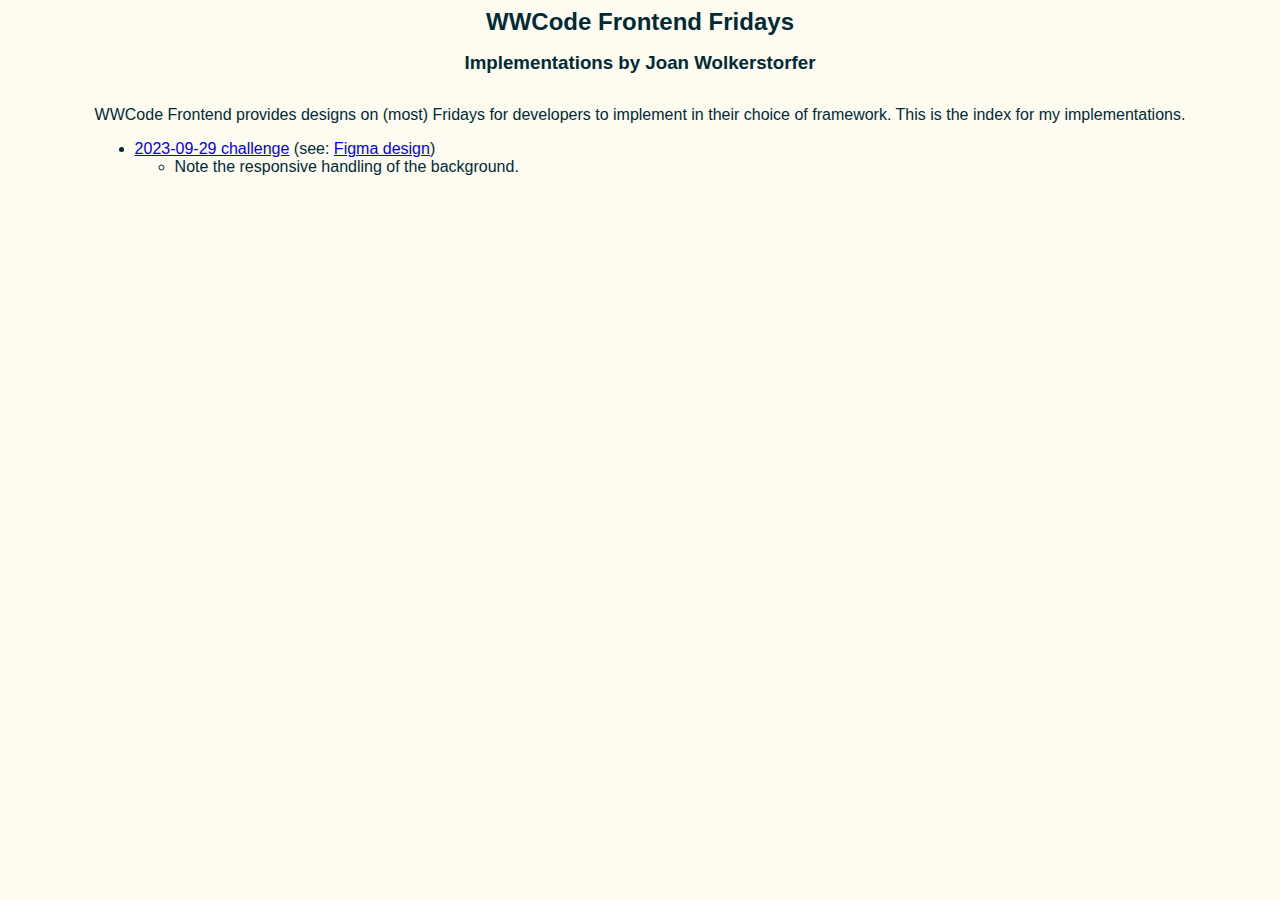
<file: index.html>
<!DOCTYPE html>
  <head>
    <meta name="viewport" content="width=device-width, initial-scale=1">
    <link href="styles.css" rel="stylesheet" />
  </head>
  <body>
    <h2>WWCode Frontend Fridays</h2>
    <h3>Implementations by Joan Wolkerstorfer</h3>
    <div>
      <p>WWCode Frontend provides designs on (most) Fridays for developers to implement in their choice of framework.
        This is the index for my implementations.
      </p>
      <ul>
        <li>
          <a href="2023-09-29/index.html">2023-09-29 challenge</a> 
          (see: <a href="https://www.figma.com/file/1a2GyzjaFycsXQqhSF1EfQ/Summary-Card?node-id=0%3A1&mode=dev">Figma design</a>)
          <ul>
            <li>
              Note the responsive handling of the background.
            </li>
          </ul>
        </li>
      </ul>
    </div>
  </body>
</html>
</file>
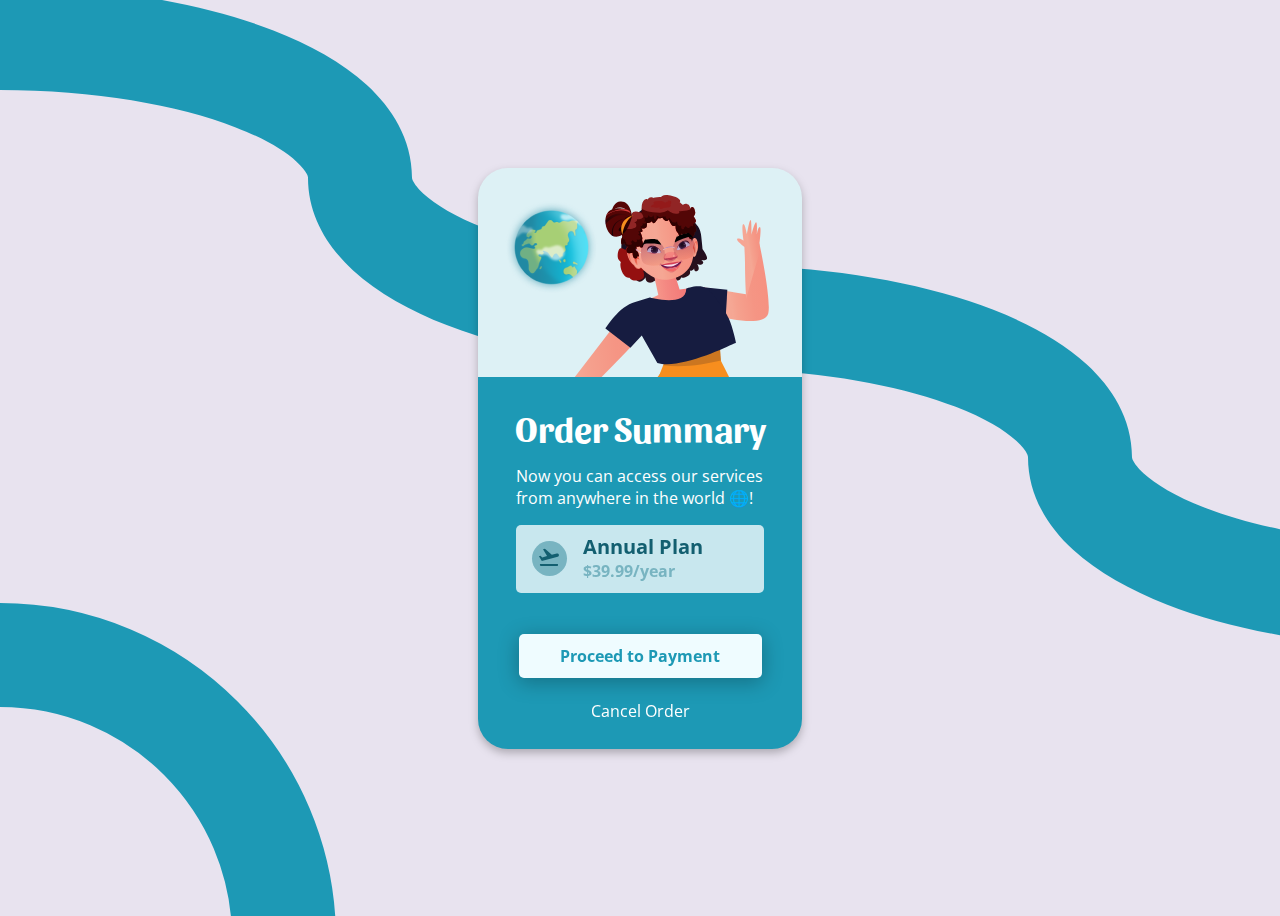
<file: 2023-09-29/index.html>
<!DOCTYPE html>
  <head>
    <!-- Design doc at https://www.figma.com/file/1a2GyzjaFycsXQqhSF1EfQ/Summary-Card?node-id=0%3A1&mode=dev -->
    <link href="styles.css" rel="stylesheet" />
    <style>
      @import url('https://fonts.googleapis.com/css2?family=Open+Sans:wght@400;700&family=Sansita:wght@700&display=swap');
    </style>
    <meta name="viewport" content="width=device-width, initial-scale=1">
  </head>
  <body>

    <div class="card">
      <div class="header">
        <div class="planet"></div>
      </div>

      <div class="main">
        <h1 class="headline">Order Summary</h1>
        <p>Now you can access our services from anywhere in the world 🌐!</p>
        <div class="price-box">
          <svg class="airplane-img" width="24" height="24" viewBox="0 0 24 24" fill="none" xmlns="http://www.w3.org/2000/svg">
            <path d="M3 21V19H21V21H3ZM4.85 16L2 11.15L3.55 10.85L5.3 12.4L10.1 11.1L6.05 4.24999L8 3.64999L14.85 9.79999L19.85 8.44999C20.3833 8.29999 20.8667 8.39999 21.3 8.74999C21.7333 9.09999 21.95 9.56666 21.95 10.15C21.95 10.5167 21.8375 10.8417 21.6125 11.125C21.3875 11.4083 21.1 11.6 20.75 11.7L4.85 16Z" fill="#135F70"/>
          </svg>
          <div class="plan-name">Annual Plan</div>
          <div class="plan-price">$39.99/year</div>
        </div>
        <a href="#" class="next-step">Proceed to Payment</a>
        <a href="#" class="cancel">Cancel Order</a>
      </div>
    </div>

  </body>
</html>
</file>
<file: styles.css>
html {
  --background-color: #fefbf1;
  --font-color: #002b36;

  background-color: var(--background-color);
  color: var(--font-color);
  color-scheme: light dark;
  font-size: 16px;
  font-family: sans-serif;
}

body {
  display: flex;
  flex-direction: column;
  align-items: center;
  justify-content: left;
  gap: 1rem;
}

h1,h2,h3,h4,h5,h6 {
  margin-top: 0;
  margin-bottom: 0;
}

@media (prefers-color-scheme: dark) {
  html {
    --background-color: #002b36;
    --font-color: #fefbf1;
  }
}
</file>
<file: 2023-09-29/styles.css>
html {
  font-size: 16px;
  font-family: 'Open Sans', sans-serif;
}

body {
  background-color: #E8E3EF;
  background-image: url("Union.svg"), url("corner-widescreen.svg");
  background-position: 
    top left,
    bottom left;
  background-size: auto, 336px 313px;
  background-repeat: no-repeat;
  display: flex;
  flex-direction: column;
  align-items: center;
  justify-content: center;
  gap: 1rem;
  min-height: 100dvh;
}

@media (min-width: 1440px) {
  body {
    background-size: 100% auto, calc(100dvw * 0.25);
  }
}

@media (max-width: 1024px) {
  body {
    background-image: url("Union.svg"), url("corner-smallscreen.svg");
    background-size: auto, 233px 182px;
  }
}

@media (max-width: 480px) {
  body {
    background-image: url("Union-smallscreen.svg"), url("corner-smallscreen.svg");
    background-size: 100% auto, 233px 182px;
  }
}

.card {
  width: 20.25rem;
  height: 36.3125rem;
  flex-shrink: 0;
  border-radius: 1.875rem;
  overflow: hidden;
  filter: drop-shadow(0px 4px 4px rgba(0, 0, 0, 0.25));
}

.header {
  background-color: #DDF1F5;
  width: 20.25rem;
  height: 13.0625rem;
  flex-shrink: 0;
  background-image: url("Girl.svg");
  background-repeat: no-repeat;
  background-position: top 1.69rem right 1.63rem;
  background-size: 83%;
}

.planet {
  width: 9.1875rem;
  height: 7.4375rem;
  flex-shrink: 0;
  padding: 1.25rem 0 0 0;
  background-image: url("planet.png");
  background-position: bottom;
  background-repeat: no-repeat;
}

.main {
  background-color: #1D99B5;
  color: #FFFFFF;
  width: 20.25rem;
  height: 23.25rem;
  display: flex;
  flex-direction: column;
  justify-content: center;
  align-items: center;
  flex-shrink: 0;
}

.main > * {
  margin-left: 2.38rem;
  margin-right: 2.38rem;
  min-width: 15.1875rem;
}

a {
  text-decoration: none;
}

.airplane-img {
  grid-area: airplane;
  width: 1.5rem;
  height: 1.5rem; 
  background-color: #78B4C1;
  border-radius: 50%;
  padding: 0.25rem 0.38rem 0.44rem 0.31rem;
  margin: 1rem;
}

.plan-name {
  grid-area: name;
  color: #135F70;
  text-align: left;
  margin-top: 0.25rem;
  font-size: 1.25rem;
  font-style: normal;
  font-weight: 700;
  line-height: normal;
}

.plan-price {
  grid-area: price;
  color: #78B4C1;
  text-align: left;
  font-size: 1rem;
  font-style: normal;
  font-weight: 700;
  line-height: normal;
}

.price-box {
  height: 4.25rem;
  display: grid;
  grid-template-columns: 1fr 3fr;
  grid-template-rows: 0.25rem 1fr 1fr 0.25rem;
  grid-template-areas: 
    "airplane . . ."
    "airplane name name name"
    "airplane price price price"
    "airplane . . .";
  border-radius: 0.3125rem;
  background: rgba(249, 253, 254, 0.78);
}

.next-step {
  display: flex;
  height: 2.75rem;
  flex-direction: column;
  justify-content: center;
  flex-shrink: 0;
  margin-top: 2.56rem;
  border-radius: 0.3125rem;
  background: #EFFCFF;
  box-shadow: 0px 4px 20px 1px rgba(0, 0, 0, 0.25);
  color: #1D99B5;
  text-align: center;
  font-size: 1rem;
  font-weight: 700;
}

.cancel {
  color: #FFF;
  display: flex;
  width: 7.4375rem;
  min-width: 0;
  margin-top: 1.62rem;
  height: 1rem;
  flex-direction: column;
  justify-content: center;
  flex-shrink: 0;
  text-align: center;
}

.headline {
  color: #FFF;
  margin: 0 auto;
  text-align: center;
  font-family: Sansita;
  font-size: 2.25rem;
  font-style: normal;
  font-weight: 700;
  line-height: normal;
}
</file>
